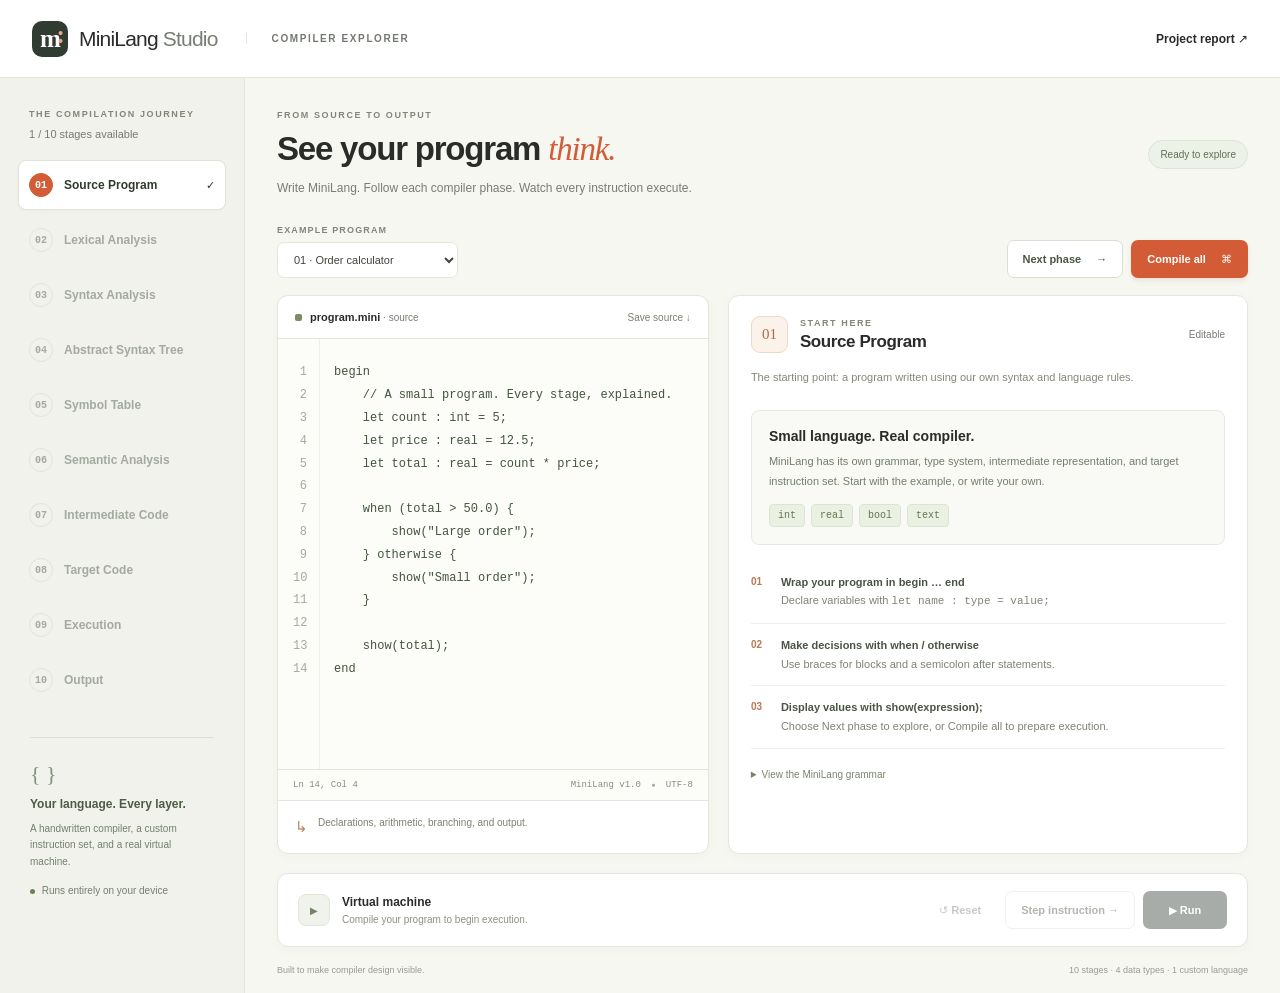
<file: index.html>
<!doctype html>
<html lang="en">
<head><meta charset="utf-8"><meta name="viewport" content="width=device-width, initial-scale=1"><title>MiniLang Studio · See how code becomes execution</title><link rel="stylesheet" href="styles.css"></head>
<body>
<header class="topbar"><a class="brand" href="index.html" aria-label="MiniLang Studio home"><span class="brand-mark">m<span>:</span></span><span>MiniLang <b>Studio</b></span></a><span class="top-tag">COMPILER EXPLORER</span><a class="report-link" href="report.html" target="_blank" rel="noopener">Project report ↗</a></header>
<div class="shell">
<aside class="sidebar"><div class="sidebar-head"><span class="eyebrow">THE COMPILATION JOURNEY</span><span id="progress-label">0 / 10</span></div><nav id="phases" aria-label="Compiler phases"></nav><div class="sidebar-note"><span class="tiny-mark">{ }</span><strong>Your language. Every layer.</strong><p>A handwritten compiler, a custom instruction set, and a real virtual machine.</p><span class="offline-dot"></span> Runs entirely on your device</div></aside>
<main>
<section class="intro"><div><div class="eyebrow">FROM SOURCE TO OUTPUT</div><h1>See your program <em>think.</em></h1><p>Write MiniLang. Follow each compiler phase. Watch every instruction execute.</p></div><div id="global-status" class="status-pill">Ready to explore</div></section>
<div class="toolbar"><div class="example-control"><label for="example">EXAMPLE PROGRAM</label><select id="example"></select></div><div class="actions"><button id="next-phase" class="button secondary">Next phase <span>→</span></button><button id="compile" class="button primary">Compile all <span>⌘</span></button></div></div>
<div class="workspace">
<section class="source-card card"><div class="card-header"><div><span class="file-dot"></span><strong>program.mini</strong><span class="muted small"> · source</span></div><button id="download" class="text-button">Save source ↓</button></div><div class="editor-wrap"><pre id="line-numbers" aria-hidden="true"></pre><textarea id="source" spellcheck="false" autocomplete="off" autocapitalize="off" aria-label="MiniLang source code"></textarea></div><div class="editor-footer"><span id="source-position">Ln 1, Col 1</span><span>MiniLang v1.0 <span class="footer-dot">●</span> UTF-8</span></div><div id="diagnostics" aria-live="polite"></div><div class="source-tip"><span>↳</span><p id="example-description"></p></div></section>
<section class="artifact-card card"><div class="artifact-heading"><span id="phase-number" class="phase-number">01</span><div><div class="eyebrow" id="phase-kicker">START HERE</div><h2 id="phase-title">Source Program</h2></div><span id="artifact-status" class="small muted">Editable</span></div><p id="phase-description" class="phase-description"></p><div id="artifact" tabindex="0"></div></section>
</div>
<section class="runtime-bar card"><div class="runtime-title"><span class="runtime-icon">▶</span><div><strong>Virtual machine</strong><p id="runtime-status" aria-live="polite">Compile your program to begin execution.</p></div></div><div class="runtime-actions"><button class="button ghost" id="reset" disabled>↺ Reset</button><button class="button secondary" id="step" disabled>Step instruction →</button><button class="button dark" id="run" disabled>▶ Run</button></div></section>
<div class="bottom-note"><span>Built to make compiler design visible.</span><span>10 stages · 4 data types · 1 custom language</span></div>
</main></div>
<script src="src/common.js"></script><script src="src/lexer.js"></script><script src="src/parser.js"></script><script src="src/semantic.js"></script><script src="src/ir.js"></script><script src="src/target.js"></script><script src="src/vm.js"></script><script src="src/pipeline.js"></script><script src="src/examples.js"></script><script src="src/app.js"></script>
</body></html>
</file>
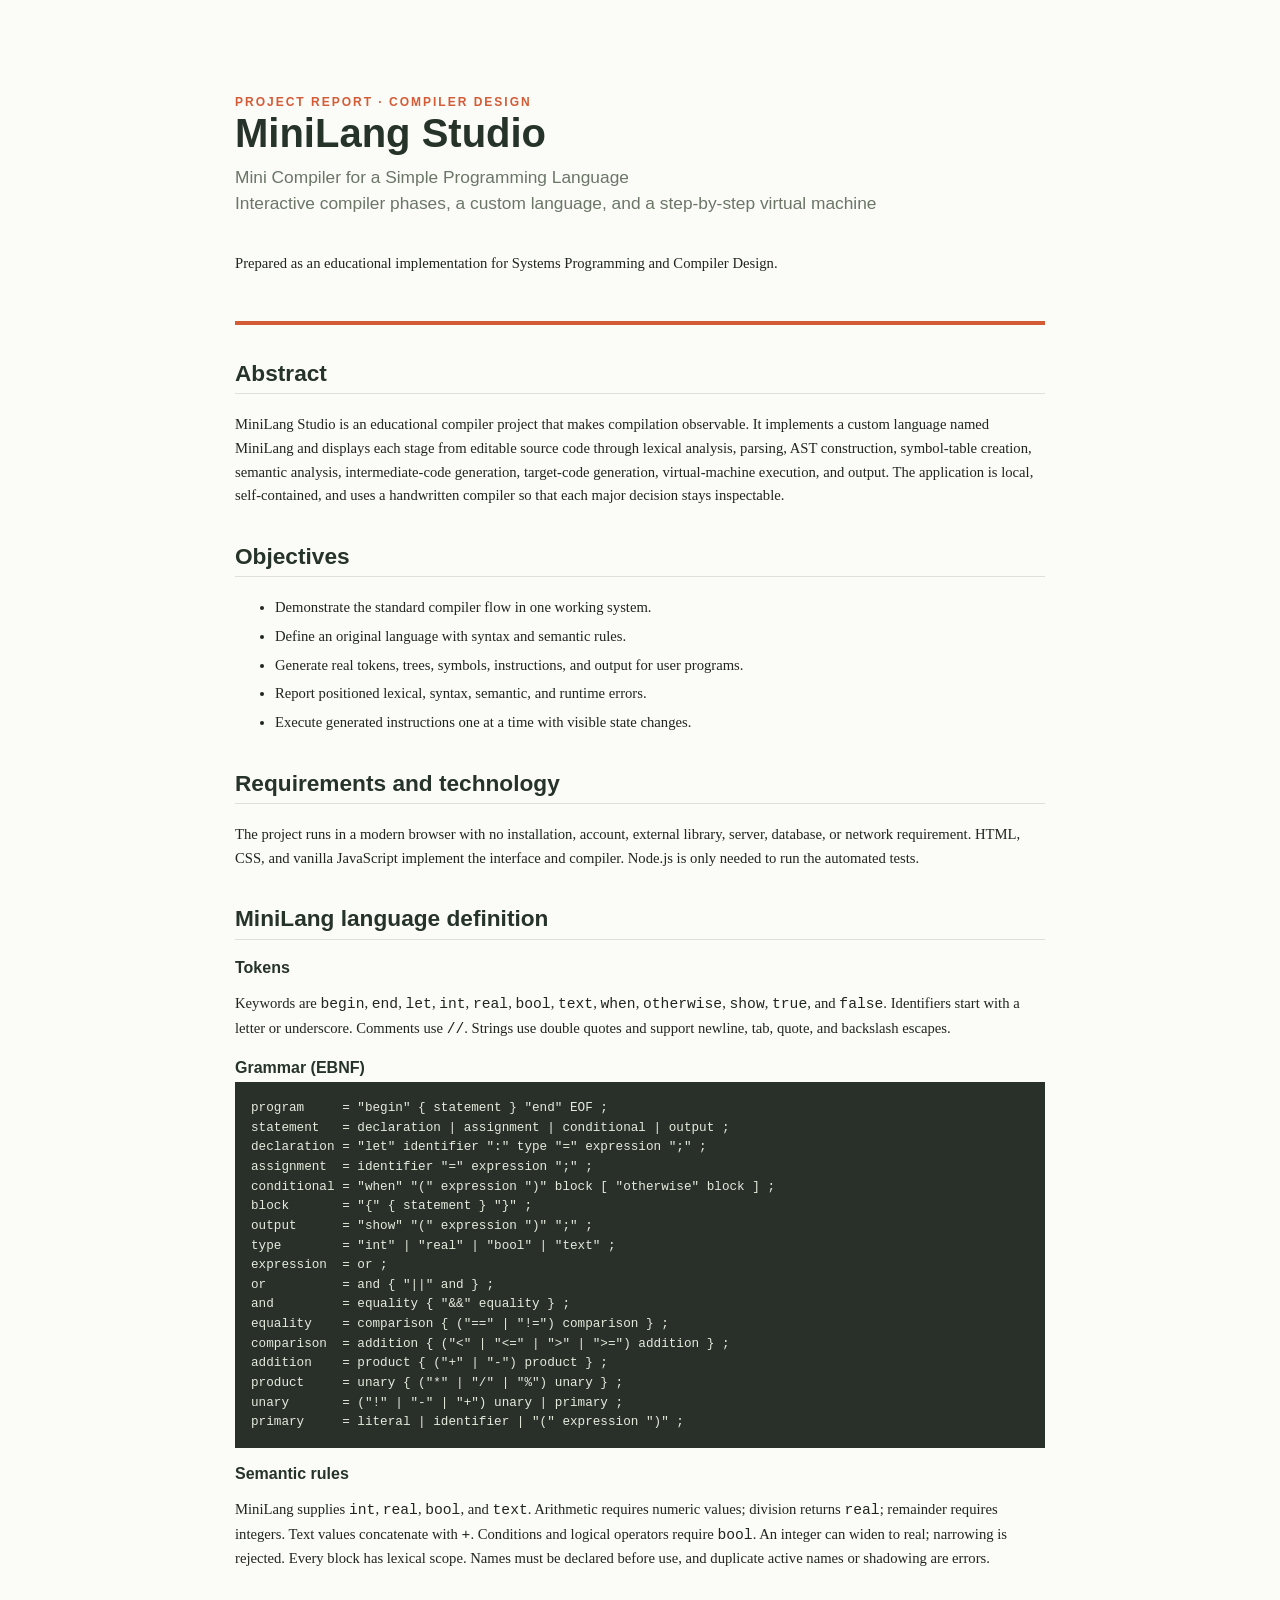
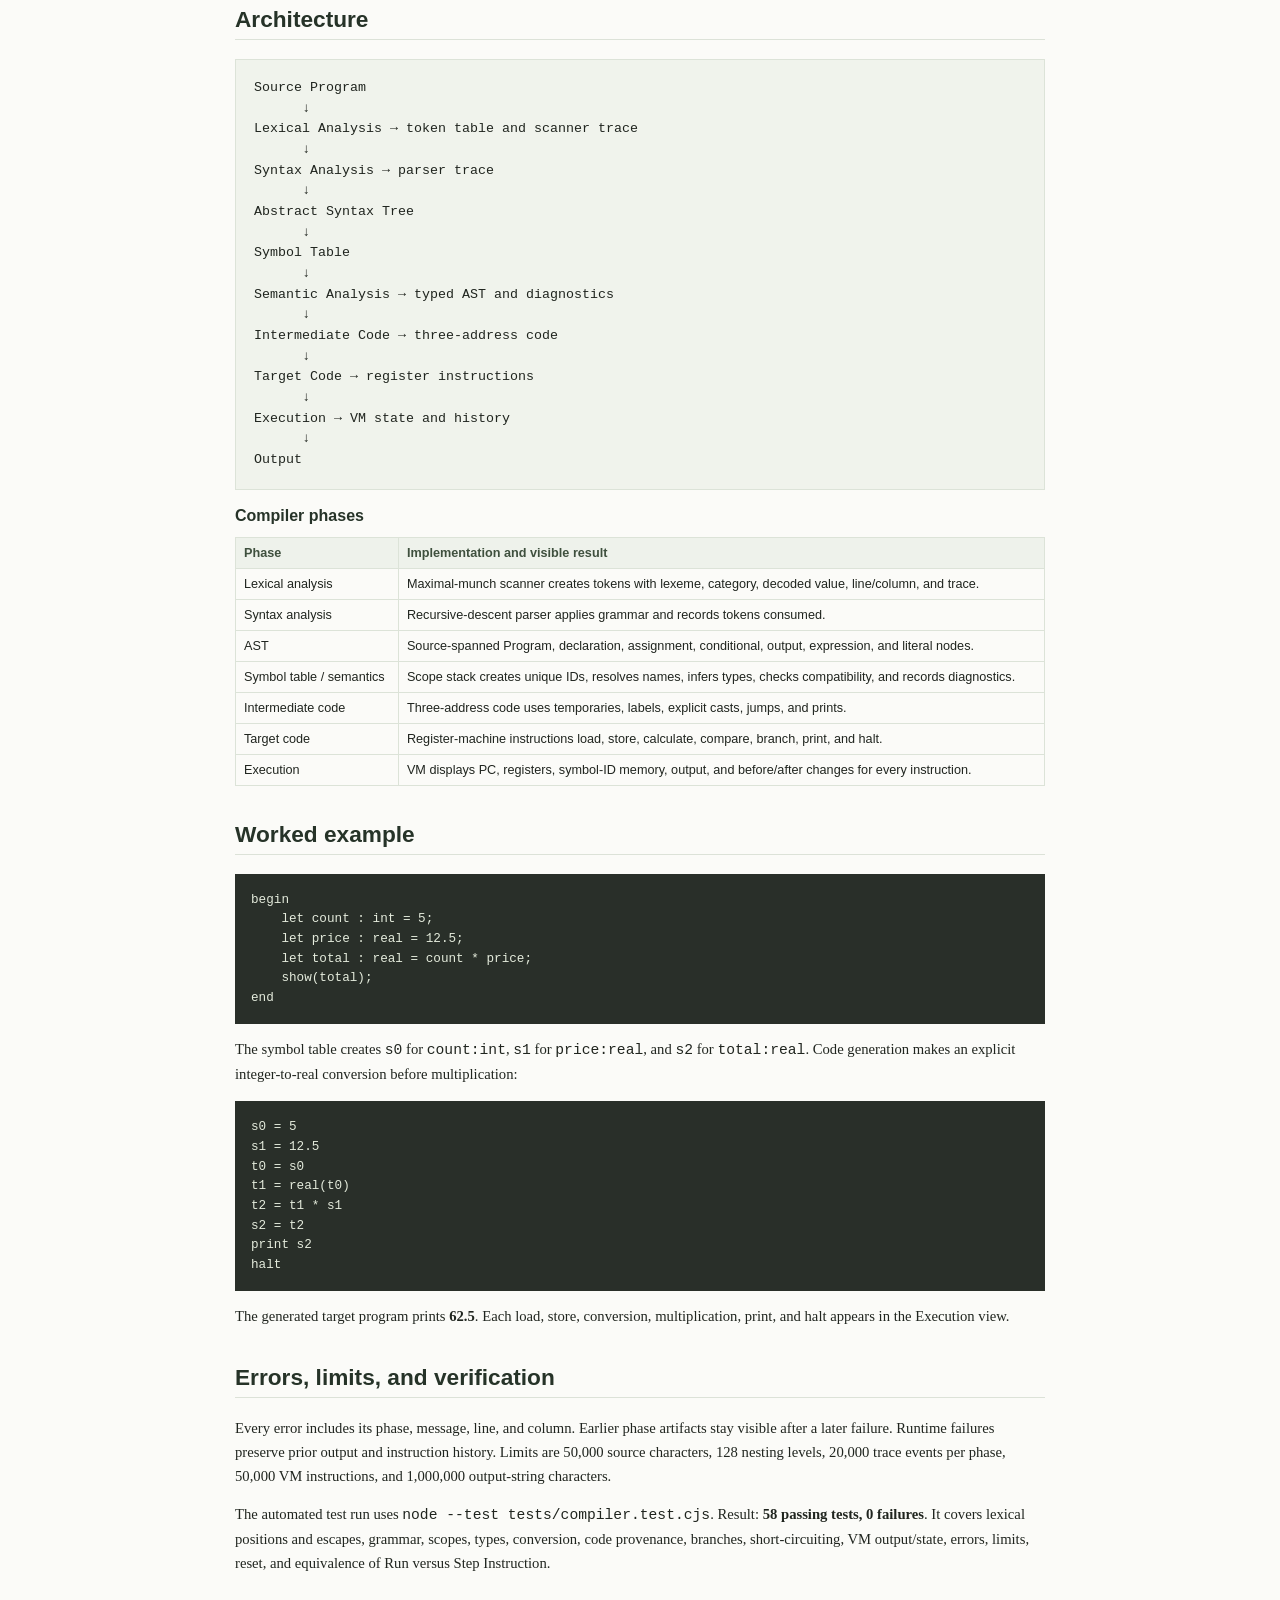
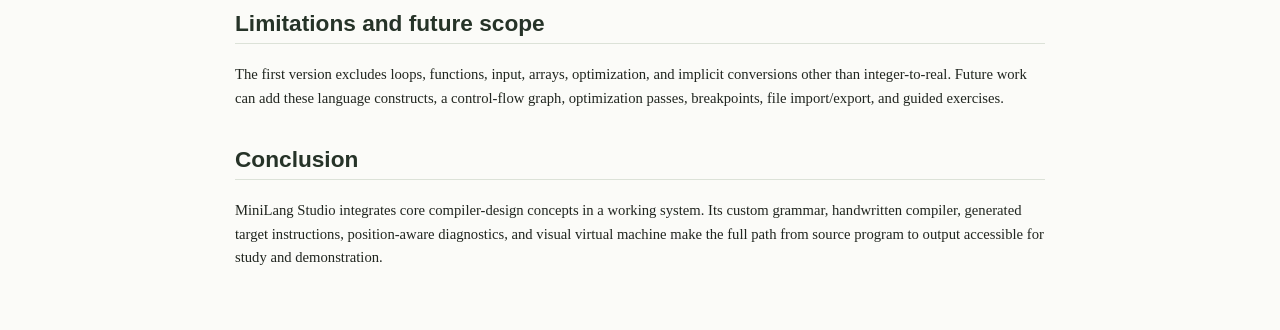
<file: report.html>
<!doctype html>
<html lang="en"><head><meta charset="utf-8"><meta name="viewport" content="width=device-width,initial-scale=1"><title>MiniLang Studio · Project Report</title><style>
@page{margin:18mm}*{box-sizing:border-box}body{font:11pt/1.62 Georgia,serif;color:#20251f;max-width:900px;margin:0 auto;padding:45px;background:#fbfbf8}h1,h2,h3{font-family:Arial,sans-serif;color:#263328;line-height:1.2}h1{font-size:30pt;margin:0 0 8px}h2{font-size:17pt;border-bottom:1px solid #dce2d8;padding-bottom:6px;margin-top:35px}h3{font-size:12pt;margin-bottom:5px}.subtitle{font:13pt/1.5 Arial,sans-serif;color:#6b7667;margin:0 0 35px}.cover{min-height:280px;border-bottom:4px solid #d35b36;padding-top:50px}.tag{font:9pt Arial,sans-serif;letter-spacing:2px;color:#d35b36;font-weight:bold}.flow{font:10pt/1.55 Consolas,monospace;background:#f0f3ec;border:1px solid #dce3d8;padding:18px;white-space:pre-wrap}.code{font:9.5pt/1.55 Consolas,monospace;background:#292f29;color:#e4ebdc;padding:16px;white-space:pre-wrap;overflow:auto}table{border-collapse:collapse;width:100%;font:9.5pt Arial,sans-serif;margin:12px 0}td,th{border:1px solid #dce3d8;padding:8px;text-align:left;vertical-align:top}th{background:#eef2eb;color:#3f503e}li{margin:5px 0}@media print{body{padding:0;background:white}.cover{page-break-after:always}h2{break-after:avoid}.code,.flow,table{break-inside:avoid}}</style></head>
<body><section class="cover"><div class="tag">PROJECT REPORT · COMPILER DESIGN</div><h1>MiniLang Studio</h1><p class="subtitle">Mini Compiler for a Simple Programming Language<br>Interactive compiler phases, a custom language, and a step-by-step virtual machine</p><p>Prepared as an educational implementation for Systems Programming and Compiler Design.</p></section>
<h2>Abstract</h2><p>MiniLang Studio is an educational compiler project that makes compilation observable. It implements a custom language named MiniLang and displays each stage from editable source code through lexical analysis, parsing, AST construction, symbol-table creation, semantic analysis, intermediate-code generation, target-code generation, virtual-machine execution, and output. The application is local, self-contained, and uses a handwritten compiler so that each major decision stays inspectable.</p>
<h2>Objectives</h2><ul><li>Demonstrate the standard compiler flow in one working system.</li><li>Define an original language with syntax and semantic rules.</li><li>Generate real tokens, trees, symbols, instructions, and output for user programs.</li><li>Report positioned lexical, syntax, semantic, and runtime errors.</li><li>Execute generated instructions one at a time with visible state changes.</li></ul>
<h2>Requirements and technology</h2><p>The project runs in a modern browser with no installation, account, external library, server, database, or network requirement. HTML, CSS, and vanilla JavaScript implement the interface and compiler. Node.js is only needed to run the automated tests.</p>
<h2>MiniLang language definition</h2><h3>Tokens</h3><p>Keywords are <code>begin</code>, <code>end</code>, <code>let</code>, <code>int</code>, <code>real</code>, <code>bool</code>, <code>text</code>, <code>when</code>, <code>otherwise</code>, <code>show</code>, <code>true</code>, and <code>false</code>. Identifiers start with a letter or underscore. Comments use <code>//</code>. Strings use double quotes and support newline, tab, quote, and backslash escapes.</p>
<h3>Grammar (EBNF)</h3><div class="code">program     = "begin" { statement } "end" EOF ;
statement   = declaration | assignment | conditional | output ;
declaration = "let" identifier ":" type "=" expression ";" ;
assignment  = identifier "=" expression ";" ;
conditional = "when" "(" expression ")" block [ "otherwise" block ] ;
block       = "{" { statement } "}" ;
output      = "show" "(" expression ")" ";" ;
type        = "int" | "real" | "bool" | "text" ;
expression  = or ;
or          = and { "||" and } ;
and         = equality { "&&" equality } ;
equality    = comparison { ("==" | "!=") comparison } ;
comparison  = addition { ("&lt;" | "&lt;=" | "&gt;" | "&gt;=") addition } ;
addition    = product { ("+" | "-") product } ;
product     = unary { ("*" | "/" | "%") unary } ;
unary       = ("!" | "-" | "+") unary | primary ;
primary     = literal | identifier | "(" expression ")" ;</div>
<h3>Semantic rules</h3><p>MiniLang supplies <code>int</code>, <code>real</code>, <code>bool</code>, and <code>text</code>. Arithmetic requires numeric values; division returns <code>real</code>; remainder requires integers. Text values concatenate with <code>+</code>. Conditions and logical operators require <code>bool</code>. An integer can widen to real; narrowing is rejected. Every block has lexical scope. Names must be declared before use, and duplicate active names or shadowing are errors.</p>
<h2>Architecture</h2><div class="flow">Source Program
      ↓
Lexical Analysis → token table and scanner trace
      ↓
Syntax Analysis → parser trace
      ↓
Abstract Syntax Tree
      ↓
Symbol Table
      ↓
Semantic Analysis → typed AST and diagnostics
      ↓
Intermediate Code → three-address code
      ↓
Target Code → register instructions
      ↓
Execution → VM state and history
      ↓
Output</div>
<h3>Compiler phases</h3><table><tr><th>Phase</th><th>Implementation and visible result</th></tr><tr><td>Lexical analysis</td><td>Maximal-munch scanner creates tokens with lexeme, category, decoded value, line/column, and trace.</td></tr><tr><td>Syntax analysis</td><td>Recursive-descent parser applies grammar and records tokens consumed.</td></tr><tr><td>AST</td><td>Source-spanned Program, declaration, assignment, conditional, output, expression, and literal nodes.</td></tr><tr><td>Symbol table / semantics</td><td>Scope stack creates unique IDs, resolves names, infers types, checks compatibility, and records diagnostics.</td></tr><tr><td>Intermediate code</td><td>Three-address code uses temporaries, labels, explicit casts, jumps, and prints.</td></tr><tr><td>Target code</td><td>Register-machine instructions load, store, calculate, compare, branch, print, and halt.</td></tr><tr><td>Execution</td><td>VM displays PC, registers, symbol-ID memory, output, and before/after changes for every instruction.</td></tr></table>
<h2>Worked example</h2><div class="code">begin
    let count : int = 5;
    let price : real = 12.5;
    let total : real = count * price;
    show(total);
end</div><p>The symbol table creates <code>s0</code> for <code>count:int</code>, <code>s1</code> for <code>price:real</code>, and <code>s2</code> for <code>total:real</code>. Code generation makes an explicit integer-to-real conversion before multiplication:</p><div class="code">s0 = 5
s1 = 12.5
t0 = s0
t1 = real(t0)
t2 = t1 * s1
s2 = t2
print s2
halt</div><p>The generated target program prints <strong>62.5</strong>. Each load, store, conversion, multiplication, print, and halt appears in the Execution view.</p>
<h2>Errors, limits, and verification</h2><p>Every error includes its phase, message, line, and column. Earlier phase artifacts stay visible after a later failure. Runtime failures preserve prior output and instruction history. Limits are 50,000 source characters, 128 nesting levels, 20,000 trace events per phase, 50,000 VM instructions, and 1,000,000 output-string characters.</p><p>The automated test run uses <code>node --test tests/compiler.test.cjs</code>. Result: <strong>58 passing tests, 0 failures</strong>. It covers lexical positions and escapes, grammar, scopes, types, conversion, code provenance, branches, short-circuiting, VM output/state, errors, limits, reset, and equivalence of Run versus Step Instruction.</p>
<h2>Limitations and future scope</h2><p>The first version excludes loops, functions, input, arrays, optimization, and implicit conversions other than integer-to-real. Future work can add these language constructs, a control-flow graph, optimization passes, breakpoints, file import/export, and guided exercises.</p><h2>Conclusion</h2><p>MiniLang Studio integrates core compiler-design concepts in a working system. Its custom grammar, handwritten compiler, generated target instructions, position-aware diagnostics, and visual virtual machine make the full path from source program to output accessible for study and demonstration.</p>
</body></html>
</file>
<file: styles.css>
:root{font-family:Inter,"Segoe UI",Arial,sans-serif;color:#292c29;background:#f7f7f2;font-synthesis:none;--accent:#d35b36;--line:#e4e6de;--muted:#777d73;--green:#38694c}*{box-sizing:border-box}body{margin:0}button,select,textarea{font:inherit}button,a,select,summary{ -webkit-tap-highlight-color:transparent}button{cursor:pointer}button:disabled{cursor:not-allowed;opacity:.42}a{color:inherit}button:focus-visible,a:focus-visible,select:focus-visible,summary:focus-visible,[tabindex]:focus-visible{outline:3px solid #de896a;outline-offset:3px}.topbar{height:78px;background:#fff;border-bottom:1px solid var(--line);display:flex;align-items:center;padding:0 32px;gap:28px}.brand{display:flex;align-items:center;gap:11px;font-size:21px;letter-spacing:-.8px;text-decoration:none}.brand b{font-weight:400;color:var(--muted)}.brand-mark{display:grid;place-items:center;position:relative;background:#303b31;color:#fff;width:36px;height:36px;border-radius:10px;font-family:Georgia,serif;font-size:25px;font-weight:bold}.brand-mark span{position:absolute;right:4px;top:0;color:#e7a786}.top-tag{font-size:10px;font-weight:700;letter-spacing:1.6px;border-left:1px solid var(--line);padding-left:25px;color:#737970}.report-link{margin-left:auto;font-size:12px;text-decoration:none;font-weight:600}.shell{display:grid;grid-template-columns:245px 1fr;min-height:calc(100vh - 78px)}.sidebar{padding:31px 18px;background:#f0f2eb;border-right:1px solid var(--line);display:flex;flex-direction:column}.sidebar-head{padding:0 11px 20px;display:flex;flex-direction:column;gap:9px}.eyebrow{font-size:9px;letter-spacing:1.6px;font-weight:750;color:#818778}.sidebar-head #progress-label{font-size:11px;color:var(--muted)}nav{display:flex;flex-direction:column;gap:5px}.phase-button{border:1px solid transparent;background:none;display:flex;align-items:center;gap:11px;text-align:left;padding:12px 10px;border-radius:8px;color:#666f60;font-size:12px;font-weight:550;min-height:44px}.phase-button .num{font-family:Consolas,monospace;font-size:10px;border:1px solid #d6dacc;border-radius:50%;width:24px;height:24px;display:grid;place-items:center;flex-shrink:0}.phase-button .stage-check{margin-left:auto;font-size:11px}.phase-button.active{background:#fff;border-color:#e0e4d6;box-shadow:0 2px 4px #34402d05;color:#303b2c}.phase-button.active .num{background:var(--accent);color:white;border-color:var(--accent)}.phase-button.failed{color:#b34435}.phase-button:disabled{opacity:.54}.sidebar-note{border-top:1px solid #dce1d3;margin:32px 12px 0;padding-top:23px;font-size:10px;color:#757f6d;line-height:1.65}.sidebar-note strong{display:block;color:#4e5c45;font-size:12px;margin-top:8px}.sidebar-note p{margin:6px 0 13px}.tiny-mark{font:22px Georgia,serif;color:#839277}.offline-dot{display:inline-block;width:5px;height:5px;border-radius:50%;background:#688355;margin-right:4px}main{padding:32px 32px 18px;min-width:0;max-width:1600px;width:100%;margin:auto}.intro{display:flex;justify-content:space-between;align-items:center;gap:20px;margin-bottom:27px}.intro h1{font-size:33px;letter-spacing:-1.2px;line-height:1.25;margin:8px 0 9px;font-weight:600}.intro h1 em{font-family:Georgia,serif;font-weight:400;color:var(--accent)}.intro p{font-size:12px;color:var(--muted);margin:0;line-height:1.6}.status-pill{font-size:10px;padding:8px 11px;border:1px solid #dce4d5;border-radius:18px;background:#edf2e8;color:#5e7053;white-space:nowrap}.status-pill.error{background:#fff0eb;color:#a94b37;border-color:#f0cec3}.toolbar{display:flex;align-items:end;justify-content:space-between;gap:12px;margin-bottom:17px}.example-control{display:flex;flex-direction:column;gap:7px}.example-control label{font-size:9px;letter-spacing:1.15px;color:#818778;font-weight:650}select{border:1px solid var(--line);border-radius:7px;background:#fff;padding:10px 30px 10px 12px;font-size:11px;max-width:280px;color:#3f463c}.actions,.runtime-actions{display:flex;gap:8px}.button{border:1px solid transparent;border-radius:7px;padding:11px 15px;font-size:11px;font-weight:600;white-space:nowrap;min-height:38px}.button span{margin-left:12px}.primary{color:#fff;background:var(--accent);box-shadow:0 3px 5px #c15f3020}.secondary{background:white;border-color:#dadfd3;color:#495442}.dark{background:#303b31;color:#fff;min-width:84px}.ghost{background:none;color:#7c8375}.button:not(:disabled):hover{filter:brightness(.96)}.workspace{display:grid;grid-template-columns:minmax(280px,.93fr) minmax(360px,1.12fr);gap:19px;align-items:stretch}.card{background:#fff;border:1px solid var(--line);border-radius:11px;overflow:hidden;box-shadow:0 3px 12px #3b462807}.source-card{display:flex;flex-direction:column;min-width:0}.card-header{padding:15px 17px;border-bottom:1px solid var(--line);display:flex;justify-content:space-between;align-items:center;font-size:11px;gap:8px}.file-dot{display:inline-block;width:7px;height:7px;border-radius:2px;background:#788c65;margin-right:8px}.small{font-size:10px}.muted{color:var(--muted)}.text-button{padding:0;border:0;background:none;color:#7b826f;font-size:10px;white-space:nowrap}.editor-wrap{display:flex;background:#fcfcf9;min-height:355px;flex:1;overflow:hidden}#line-numbers{font:12px/1.9 Consolas,"Courier New",monospace;text-align:right;color:#a4ab9b;margin:0;padding:22px 12px 22px 15px;min-width:42px;overflow:hidden;max-height:430px;border-right:1px solid #eff0e9;user-select:none}#source{font:12px/1.9 Consolas,"Courier New",monospace;tab-size:4;background:transparent;border:none;resize:none;outline:none;width:100%;min-height:355px;height:430px;white-space:pre;overflow:auto;color:#42553c;padding:22px 14px}#source:focus{box-shadow:inset 0 0 0 2px #e8b89f60}.editor-footer{border-top:1px solid var(--line);padding:10px 15px;display:flex;justify-content:space-between;font:9px Consolas,monospace;color:#868e7d;background:#fcfcf9}.footer-dot{font-size:7px;margin:0 5px;color:#a3ac97}.source-tip{display:flex;gap:10px;padding:14px 17px;font-size:10px;color:#7a8270;border-top:1px solid var(--line);line-height:1.6}.source-tip span{font-size:15px;color:#ba835c}.source-tip p{margin:0}.artifact-card{min-width:0;display:flex;flex-direction:column}.artifact-heading{display:flex;align-items:center;gap:12px;padding:20px 22px 0}.phase-number{border:1px solid #e9d9cb;background:#fbf2e9;color:#ae6b43;font:15px Georgia,serif;width:37px;height:37px;display:grid;place-items:center;border-radius:9px}.artifact-heading h2{font-size:17px;letter-spacing:-.4px;margin:4px 0 0;font-weight:600}.artifact-heading #artifact-status{margin-left:auto;white-space:nowrap}.phase-description{font-size:11px;color:#838977;line-height:1.7;margin:15px 22px}#artifact{padding:0 22px 22px;overflow:auto;max-height:490px;min-height:330px;flex:1;font-size:11px}.guide-intro{border:1px solid #e6e9df;background:#f9faf6;border-radius:8px;padding:17px;margin:8px 0 16px}.guide-intro h3{font-size:14px;margin:0 0 8px;font-weight:600}.guide-intro p{line-height:1.8;color:#737e69;margin:0}.tag-row{display:flex;gap:6px;flex-wrap:wrap;margin:12px 0 0}.tag{font:10px Consolas,monospace;background:#eaf0e2;border:1px solid #dce5d3;padding:5px 8px;border-radius:4px;color:#607650}.rule-list{margin:0;padding:0;list-style:none}.rule-list li{display:flex;gap:12px;padding:12px 0;border-bottom:1px solid #edf0e6;line-height:1.7;color:#7c8474}.rule-list b{font-size:10px;color:#ba7856;min-width:18px}.rule-list strong{color:#4a5443;display:block;font-weight:600}.runtime-bar{display:flex;justify-content:space-between;align-items:center;margin-top:19px;padding:17px 20px;gap:15px}.runtime-title{display:flex;align-items:center;gap:12px;font-size:12px}.runtime-title p{font-size:10px;color:#8a9181;margin:5px 0 0}.runtime-icon{display:grid;place-items:center;background:#f0f3eb;border:1px solid #e1e7d8;width:32px;height:32px;border-radius:8px;font-size:10px;color:#738461}.bottom-note{display:flex;justify-content:space-between;padding:18px 0 0;font-size:9px;color:#969d8d}.table-wrap{overflow:auto;max-width:100%;border:1px solid var(--line);border-radius:7px;margin:9px 0 14px}table{border-collapse:collapse;width:100%;font-size:10px;text-align:left}th{font-size:8px;letter-spacing:.8px;color:#7d8572;background:#f4f6ef;padding:10px 9px;white-space:nowrap}td{padding:9px;border-top:1px solid #edf0e7;vertical-align:top;line-height:1.55;overflow-wrap:anywhere}td code{white-space:pre-wrap;word-break:break-word;font:10px/1.55 Consolas,monospace}tr.current{background:#fff0df}tr.last{background:#edf4e8}.section-label{font-size:9px;text-transform:uppercase;letter-spacing:1px;margin:20px 0 10px;color:#7e8873;font-weight:700}.summary-line{display:flex;gap:7px;flex-wrap:wrap;margin:0 0 13px}.stat{background:#f4f6ee;border:1px solid #e6ebdf;border-radius:5px;padding:7px 9px;font-size:10px;color:#607052}.empty{border:1px dashed #dce3d2;border-radius:8px;padding:25px 18px;color:#89957e;line-height:1.8;text-align:center;margin:15px 0}.tree details{border-left:1px solid #dfe5d7;margin:5px 0 5px 8px;padding:3px 0 3px 12px}.tree summary{cursor:pointer;color:#516745;font-family:Consolas,monospace;line-height:1.8}.tree small{color:#9aa48d;margin-left:8px}.tree .leaf{padding:4px 0 4px 20px;font:10px/1.8 Consolas,monospace;color:#78866a}.console{background:#2e382e;border-radius:8px;padding:20px;color:#dbeacb;font:12px/1.9 Consolas,monospace;white-space:pre-wrap;overflow-wrap:anywhere;min-height:140px;margin:12px 0}.console-caption{font-size:9px;color:#839376;letter-spacing:1.4px;margin-bottom:14px}.diagnostic{background:#fff3ee;padding:12px 16px;border-top:1px solid #efd8cb;color:#9c4834;font-size:11px;line-height:1.7}.diagnostic button{border:0;background:none;color:#9c4834;text-decoration:underline;padding:0;text-align:left;font-size:11px}.pager{display:flex;align-items:center;justify-content:space-between;color:#879078;font-size:9px;gap:8px;margin:8px 0}.pager button{background:#f3f6ed;border:1px solid #dfe7d6;border-radius:4px;padding:5px 9px;color:#667958}.notice{border-left:3px solid #be9766;padding:10px 12px;background:#faf6ee;font-size:10px;line-height:1.7;color:#88765d;margin:12px 0}details.reference{margin-top:20px;color:#7a866c;font-size:10px}details.reference summary{cursor:pointer}details.reference pre{white-space:pre-wrap;font:10px/1.8 Consolas,monospace}.trace-fail{color:#b74c35}.trace-ok{color:#4c7640}@media(min-width:1500px){main{padding:40px 46px}.intro h1{font-size:38px}#source{font-size:13px}.phase-button{padding:14px 10px}}@media(max-width:1150px){.shell{grid-template-columns:205px 1fr}main{padding:25px 20px}.sidebar{padding:25px 10px}.workspace{grid-template-columns:minmax(245px,.9fr) minmax(300px,1fr);gap:12px}.artifact-heading{padding:17px 15px 0}#artifact{padding:0 15px 18px}.phase-description{margin:12px 15px}.intro h1{font-size:29px}.runtime-bar{padding:14px}.button{padding:10px 12px}}@media(max-width:930px){.shell{grid-template-columns:175px 1fr}.sidebar-head{padding-left:5px}.phase-button{gap:6px;padding:10px 5px;font-size:10px}.workspace{grid-template-columns:1fr}.editor-wrap{min-height:260px}#source{height:310px;min-height:260px}#artifact{min-height:270px;max-height:500px}.intro{align-items:start}.status-pill{display:none}.runtime-bar{flex-wrap:wrap}.top-tag{display:none}}@media(max-width:620px){.topbar{height:64px;padding:0 16px}.brand{font-size:18px}.report-link{font-size:10px}.shell{display:block}.sidebar{padding:12px;border-right:0;border-bottom:1px solid var(--line)}.sidebar-head,.sidebar-note{display:none}nav{flex-direction:row;overflow:auto;gap:7px}.phase-button{flex-shrink:0;padding:8px;font-size:10px}.phase-button .stage-check{display:none}.phase-button .num{width:20px;height:20px}main{padding:23px 14px}.intro h1{font-size:30px}.intro p{font-size:11px}.toolbar{flex-wrap:wrap;align-items:center}.example-control{width:100%}.example-control select{max-width:none;width:100%}.actions{width:100%}.actions .button{flex:1}.runtime-actions{width:100%}.runtime-actions .button{flex:1;padding:10px 7px;font-size:10px}.bottom-note span:last-child{display:none}.artifact-heading #artifact-status{font-size:9px}}
</file>
